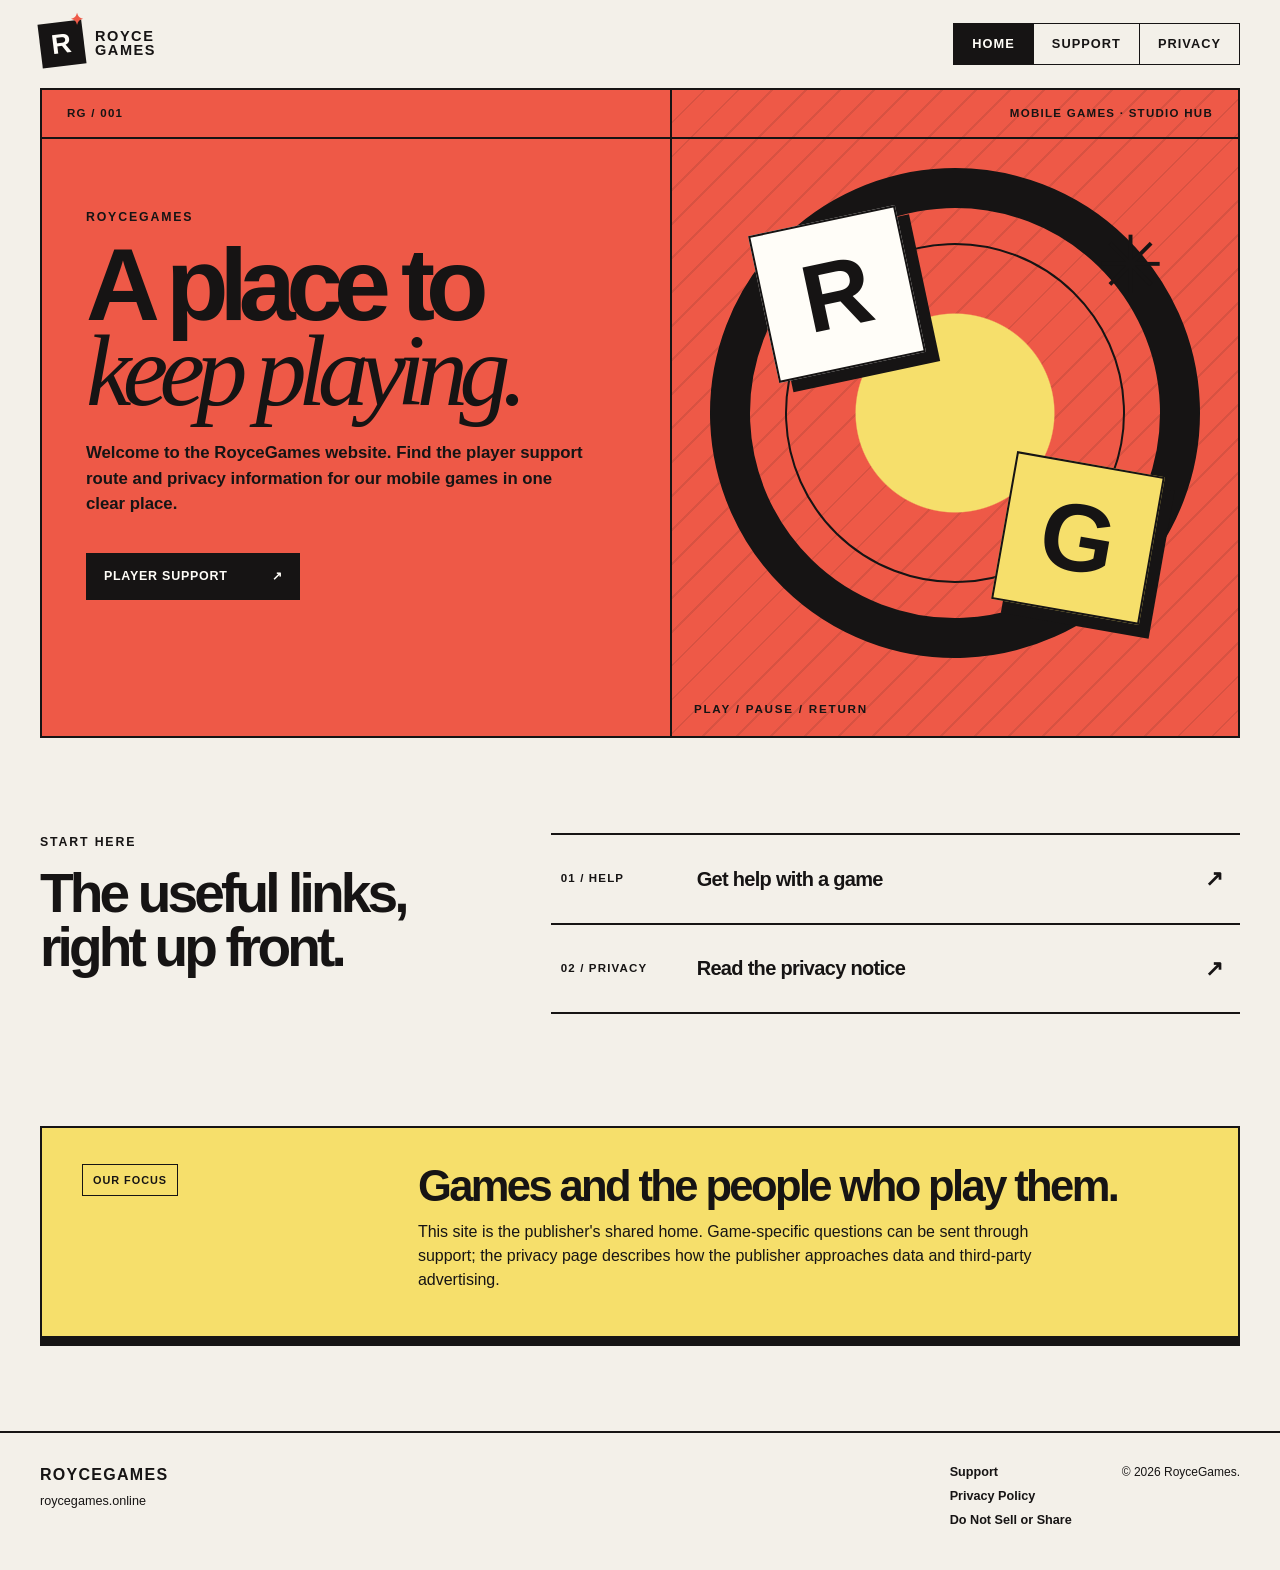
<file: index.html>
<!doctype html>
<html lang="en">
<head>
  <meta charset="utf-8">
  <meta name="viewport" content="width=device-width, initial-scale=1">
  <meta name="theme-color" content="#ee5947">
  <meta name="description" content="RoyceGames: game information, player support, and privacy resources.">
  <link rel="canonical" href="https://roycegames.online/">
  <link rel="icon" href="favicon.svg" type="image/svg+xml">
  <link rel="stylesheet" href="styles.css">
  <title>RoyceGames | Mobile Games</title>
</head>
<body>
  <a class="skip" href="#content">Skip to content</a>
  <header class="masthead">
    <a class="wordmark" href="index.html" aria-label="RoyceGames home"><span class="mark">R<span>✦</span></span><span>ROYCE<br>GAMES</span></a>
    <nav aria-label="Main navigation"><a aria-current="page" href="index.html">Home</a><a href="support.html">Support</a><a href="privacy-policy.html">Privacy</a></nav>
  </header>
  <main id="content">
    <section class="stage" aria-labelledby="stage-title">
      <div class="stage-index"><span>RG / 001</span><span>Mobile games · Studio hub</span></div>
      <div class="stage-copy"><p class="overline">RoyceGames</p><h1 id="stage-title">A place to<br><em>keep playing.</em></h1><p>Welcome to the RoyceGames website. Find the player support route and privacy information for our mobile games in one clear place.</p><a class="solid-link" href="support.html">Player support <span aria-hidden="true">↗</span></a></div>
      <div class="stage-art" aria-hidden="true"><span class="art-ring"></span><span class="art-chip art-chip-a">R</span><span class="art-chip art-chip-b">G</span><span class="art-star">✳</span><span class="art-caption">PLAY / PAUSE / RETURN</span></div>
    </section>
    <section class="routing" aria-labelledby="routing-title"><div><p class="overline">Start here</p><h2 id="routing-title">The useful links,<br>right up front.</h2></div><div class="routing-list"><a href="support.html"><span>01 / HELP</span><strong>Get help with a game</strong><b aria-hidden="true">↗</b></a><a href="privacy-policy.html"><span>02 / PRIVACY</span><strong>Read the privacy notice</strong><b aria-hidden="true">↗</b></a></div></section>
    <section class="game-placeholder" aria-labelledby="game-title"><span class="game-tag">Our focus</span><div><h2 id="game-title">Games and the people who play them.</h2><p>This site is the publisher's shared home. Game-specific questions can be sent through support; the privacy page describes how the publisher approaches data and third-party advertising.</p></div></section>
  </main>
  <footer class="footer"><div><strong>ROYCEGAMES</strong><span>roycegames.online</span></div><div><a href="support.html">Support</a><a href="privacy-policy.html">Privacy Policy</a><a href="privacy-policy.html#california">Do Not Sell or Share</a></div><small>© 2026 RoyceGames.</small></footer>
</body>
</html>
</file>
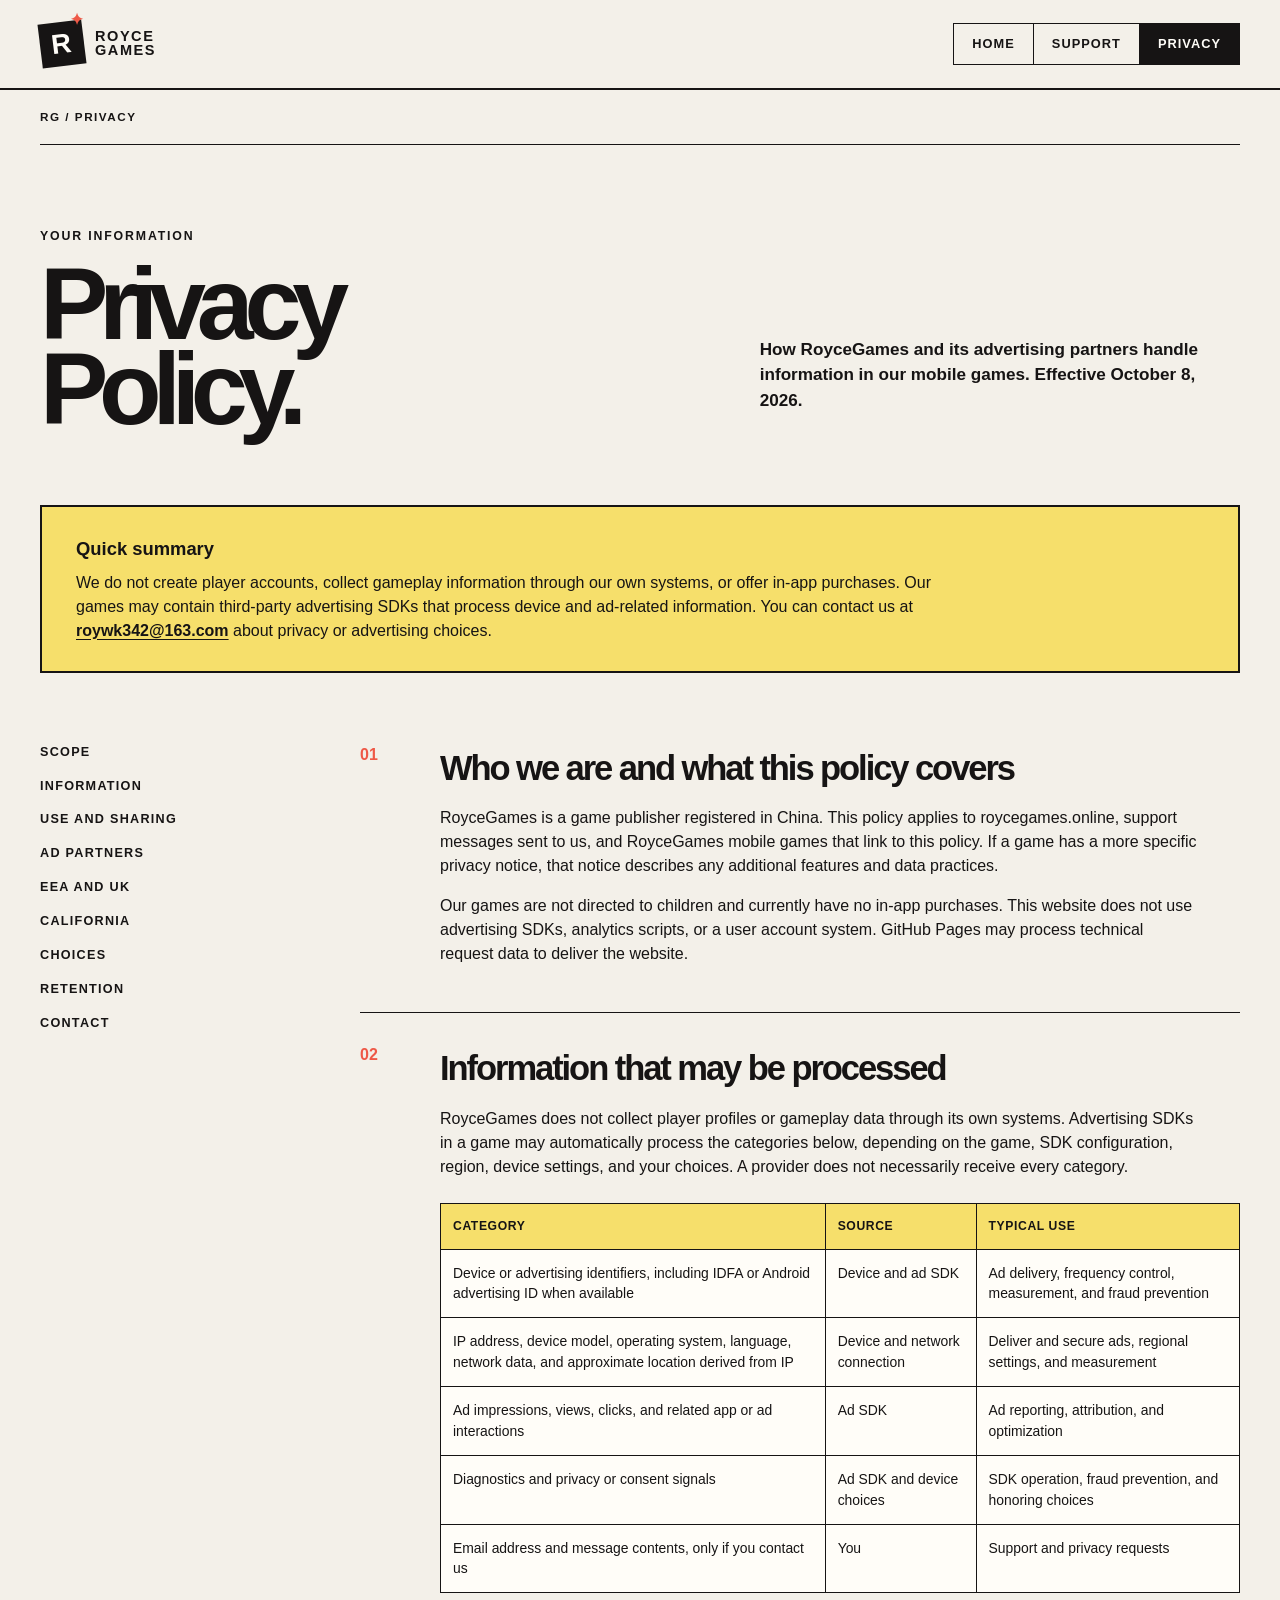
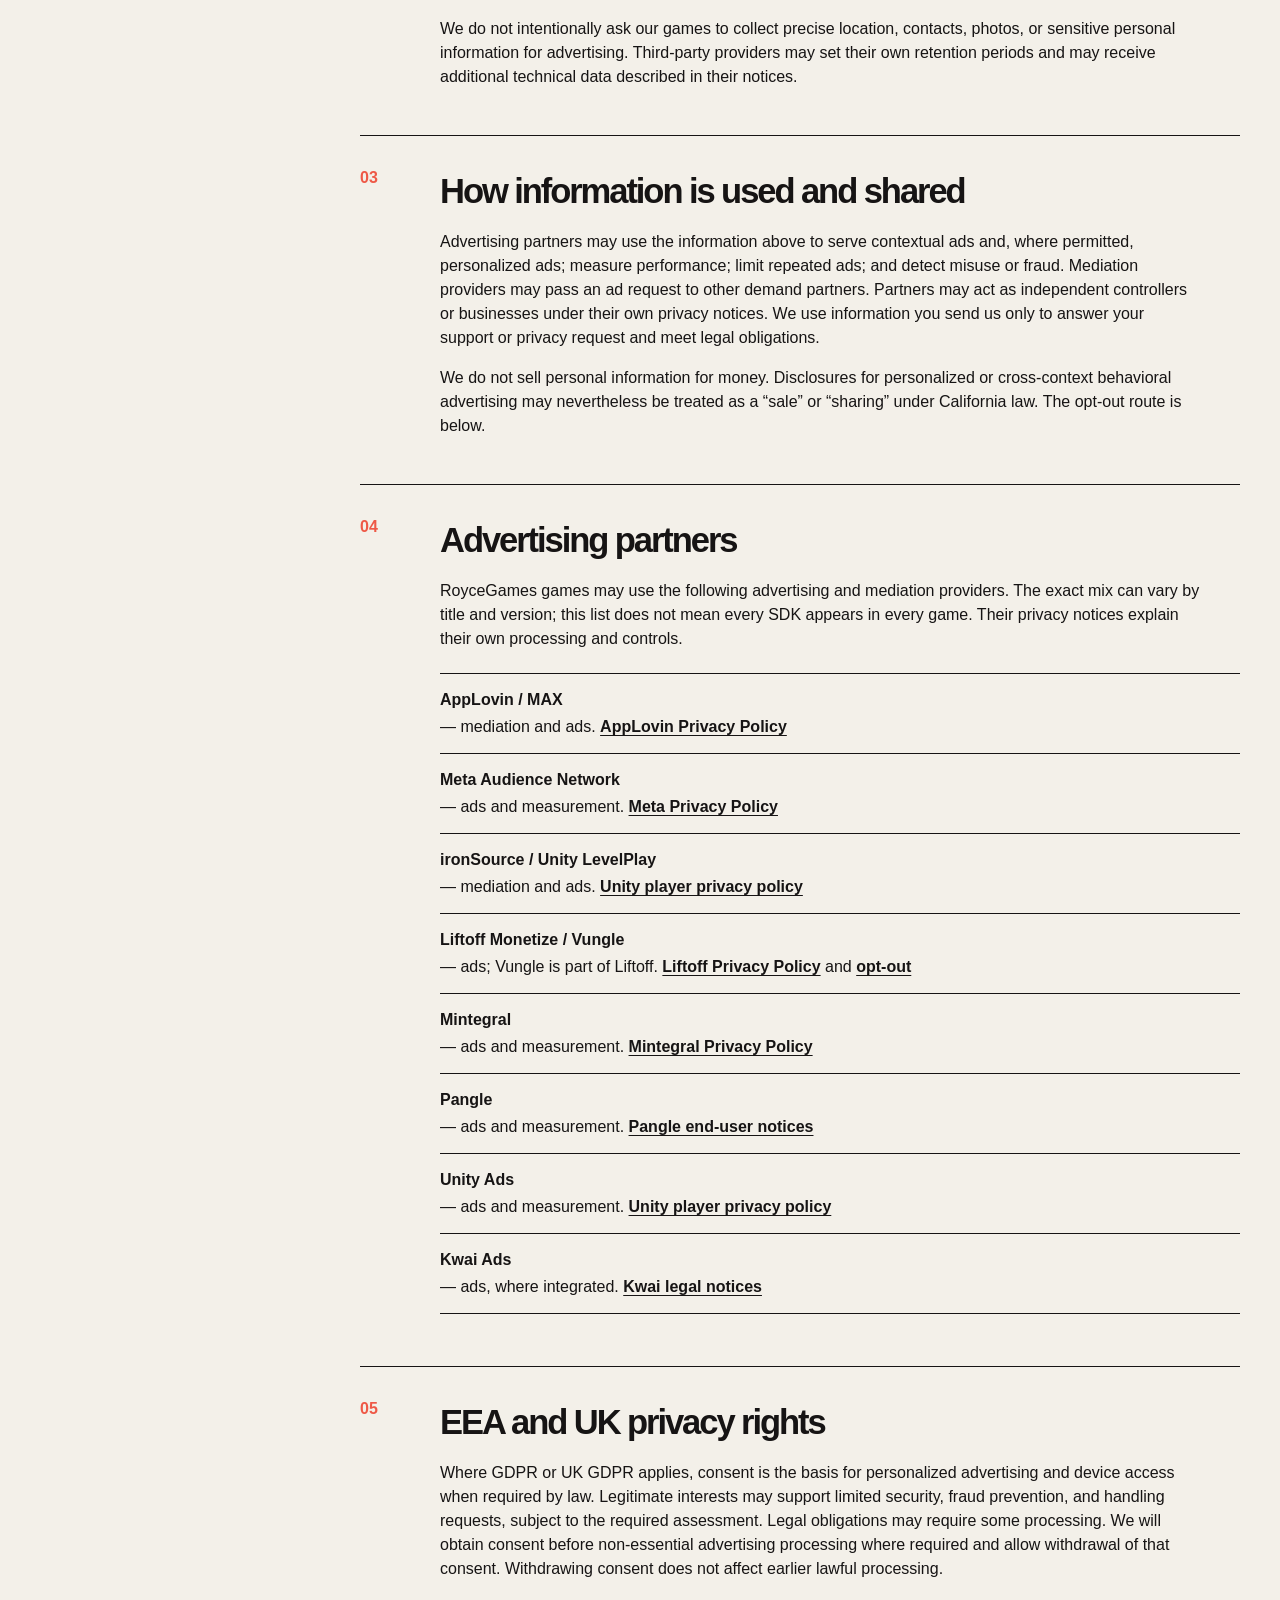
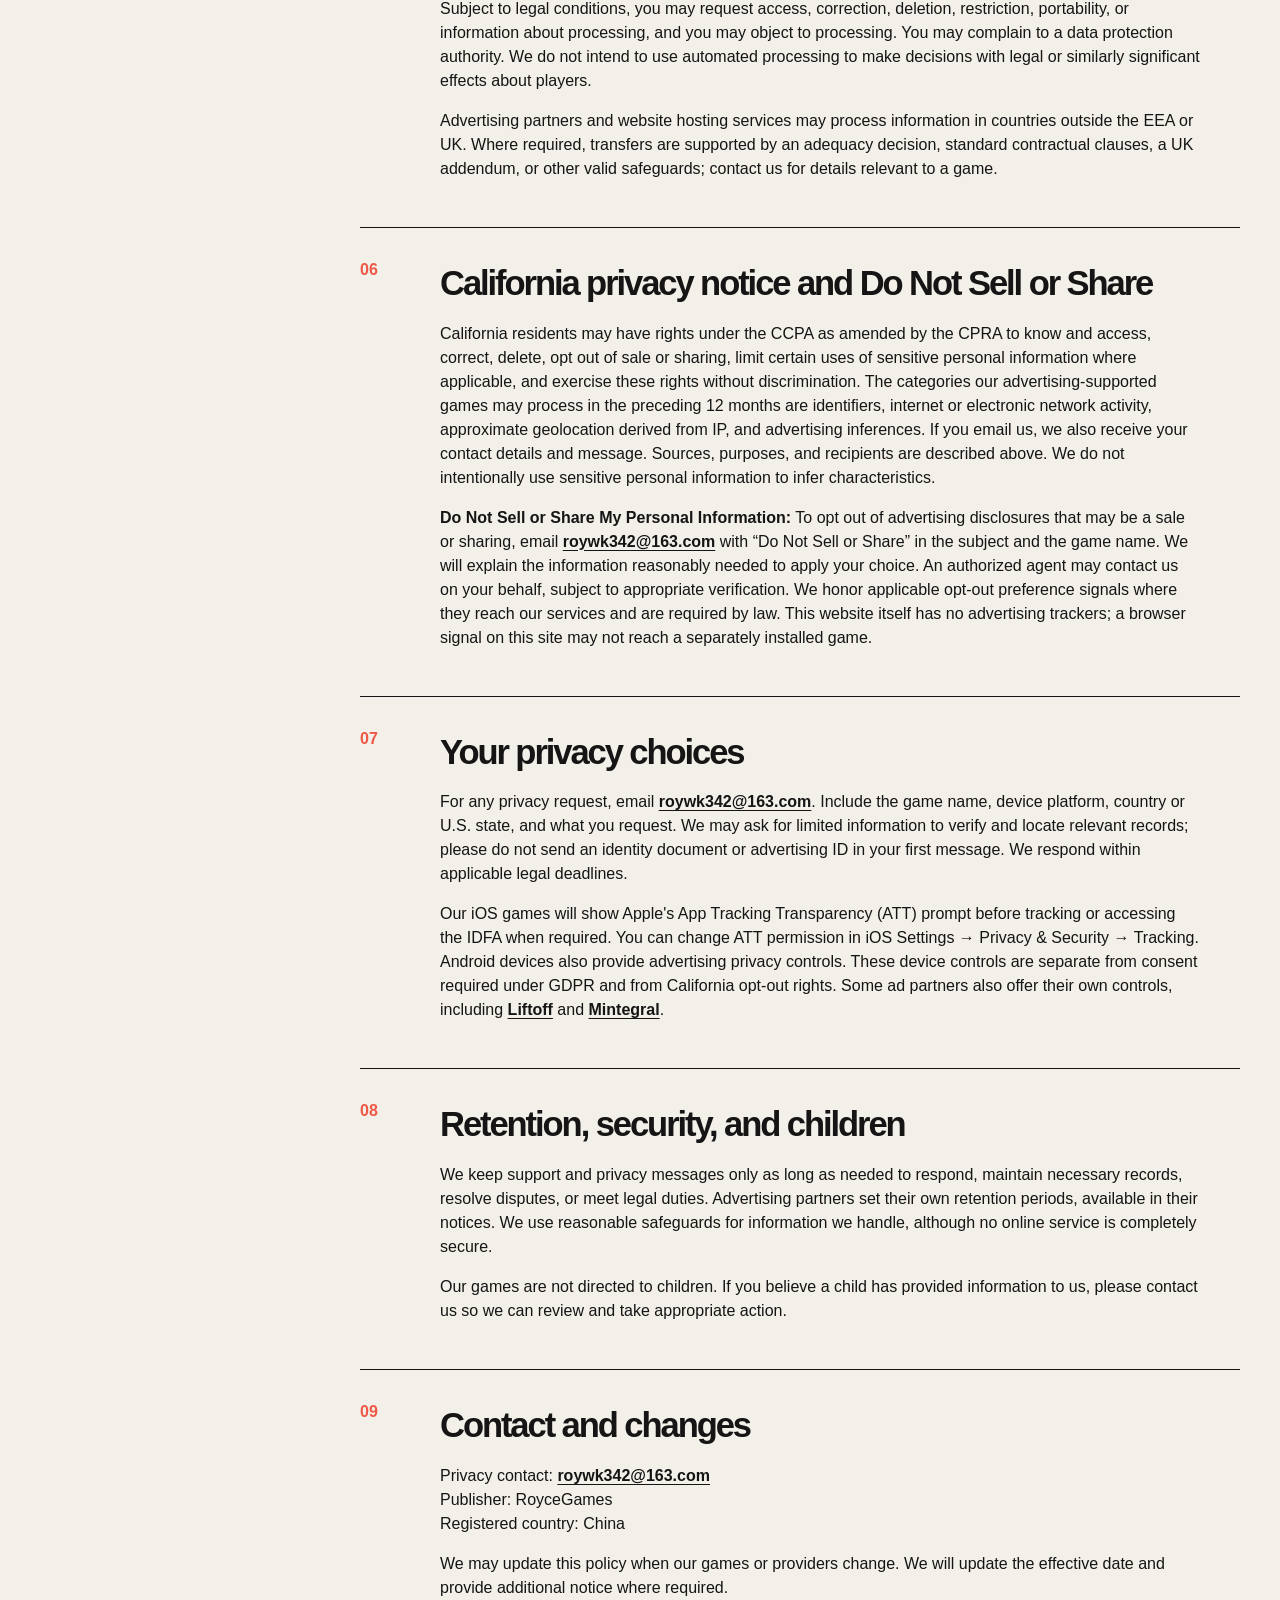
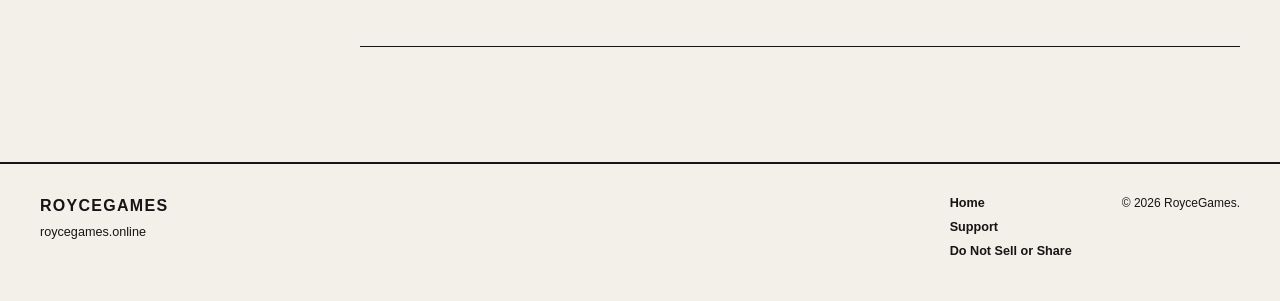
<file: privacy-policy.html>
<!doctype html>
<html lang="en">
<head>
  <meta charset="utf-8">
  <meta name="viewport" content="width=device-width, initial-scale=1">
  <meta name="theme-color" content="#ee5947">
  <meta name="description" content="Privacy policy and privacy choices for RoyceGames mobile games and website.">
  <link rel="canonical" href="https://roycegames.online/privacy-policy.html">
  <link rel="icon" href="favicon.svg" type="image/svg+xml">
  <link rel="stylesheet" href="styles.css">
  <title>Privacy Policy | RoyceGames</title>
</head>
<body>
  <a class="skip" href="#content">Skip to content</a>
  <header class="masthead"><a class="wordmark" href="index.html" aria-label="RoyceGames home"><span class="mark">R<span>✦</span></span><span>ROYCE<br>GAMES</span></a><nav aria-label="Main navigation"><a href="index.html">Home</a><a href="support.html">Support</a><a aria-current="page" href="privacy-policy.html">Privacy</a></nav></header>
  <main id="content" class="inside">
    <div class="page-kicker">RG / PRIVACY</div>
    <div class="page-heading"><p class="overline">Your information</p><h1>Privacy<br>Policy.</h1><p>How RoyceGames and its advertising partners handle information in our mobile games. Effective October 8, 2026.</p></div>
    <div class="policy-note"><strong>Quick summary</strong><p>We do not create player accounts, collect gameplay information through our own systems, or offer in-app purchases. Our games may contain third-party advertising SDKs that process device and ad-related information. You can contact us at <a href="mailto:roywk342@163.com">roywk342@163.com</a> about privacy or advertising choices.</p></div>
    <div class="policy-layout"><aside aria-label="Policy sections"><a href="#scope">Scope</a><a href="#categories">Information</a><a href="#purposes">Use and sharing</a><a href="#partners">Ad partners</a><a href="#gdpr">EEA and UK</a><a href="#california">California</a><a href="#choices">Choices</a><a href="#retention">Retention</a><a href="#contact">Contact</a></aside><div class="policy-copy">
      <section id="scope"><span>01</span><div><h2>Who we are and what this policy covers</h2><p>RoyceGames is a game publisher registered in China. This policy applies to roycegames.online, support messages sent to us, and RoyceGames mobile games that link to this policy. If a game has a more specific privacy notice, that notice describes any additional features and data practices.</p><p>Our games are not directed to children and currently have no in-app purchases. This website does not use advertising SDKs, analytics scripts, or a user account system. GitHub Pages may process technical request data to deliver the website.</p></div></section>
      <section id="categories"><span>02</span><div><h2>Information that may be processed</h2><p>RoyceGames does not collect player profiles or gameplay data through its own systems. Advertising SDKs in a game may automatically process the categories below, depending on the game, SDK configuration, region, device settings, and your choices. A provider does not necessarily receive every category.</p><div class="table-scroll"><table><thead><tr><th>Category</th><th>Source</th><th>Typical use</th></tr></thead><tbody>
        <tr><td>Device or advertising identifiers, including IDFA or Android advertising ID when available</td><td>Device and ad SDK</td><td>Ad delivery, frequency control, measurement, and fraud prevention</td></tr>
        <tr><td>IP address, device model, operating system, language, network data, and approximate location derived from IP</td><td>Device and network connection</td><td>Deliver and secure ads, regional settings, and measurement</td></tr>
        <tr><td>Ad impressions, views, clicks, and related app or ad interactions</td><td>Ad SDK</td><td>Ad reporting, attribution, and optimization</td></tr>
        <tr><td>Diagnostics and privacy or consent signals</td><td>Ad SDK and device choices</td><td>SDK operation, fraud prevention, and honoring choices</td></tr>
        <tr><td>Email address and message contents, only if you contact us</td><td>You</td><td>Support and privacy requests</td></tr>
      </tbody></table></div><p>We do not intentionally ask our games to collect precise location, contacts, photos, or sensitive personal information for advertising. Third-party providers may set their own retention periods and may receive additional technical data described in their notices.</p></div></section>
      <section id="purposes"><span>03</span><div><h2>How information is used and shared</h2><p>Advertising partners may use the information above to serve contextual ads and, where permitted, personalized ads; measure performance; limit repeated ads; and detect misuse or fraud. Mediation providers may pass an ad request to other demand partners. Partners may act as independent controllers or businesses under their own privacy notices. We use information you send us only to answer your support or privacy request and meet legal obligations.</p><p>We do not sell personal information for money. Disclosures for personalized or cross-context behavioral advertising may nevertheless be treated as a “sale” or “sharing” under California law. The opt-out route is below.</p></div></section>
      <section id="partners"><span>04</span><div><h2>Advertising partners</h2><p>RoyceGames games may use the following advertising and mediation providers. The exact mix can vary by title and version; this list does not mean every SDK appears in every game. Their privacy notices explain their own processing and controls.</p><ul class="partner-list">
        <li><strong>AppLovin / MAX</strong> — mediation and ads. <a href="https://legal.applovin.com/privacy/">AppLovin Privacy Policy</a></li>
        <li><strong>Meta Audience Network</strong> — ads and measurement. <a href="https://www.facebook.com/privacy/policy/">Meta Privacy Policy</a></li>
        <li><strong>ironSource / Unity LevelPlay</strong> — mediation and ads. <a href="https://unity.com/legal/game-player-and-app-user-privacy-policy">Unity player privacy policy</a></li>
        <li><strong>Liftoff Monetize / Vungle</strong> — ads; Vungle is part of Liftoff. <a href="https://liftoff.ai/privacy-policy/">Liftoff Privacy Policy</a> and <a href="https://liftoff.ai/opt-out/">opt-out</a></li>
        <li><strong>Mintegral</strong> — ads and measurement. <a href="https://www.mintegral.com/en/privacy">Mintegral Privacy Policy</a></li>
        <li><strong>Pangle</strong> — ads and measurement. <a href="https://www.pangleglobal.com/privacy/enduser">Pangle end-user notices</a></li>
        <li><strong>Unity Ads</strong> — ads and measurement. <a href="https://unity.com/legal/game-player-and-app-user-privacy-policy">Unity player privacy policy</a></li>
        <li><strong>Kwai Ads</strong> — ads, where integrated. <a href="https://www.kwai.com/legal">Kwai legal notices</a></li>
      </ul></div></section>
      <section id="gdpr"><span>05</span><div><h2>EEA and UK privacy rights</h2><p>Where GDPR or UK GDPR applies, consent is the basis for personalized advertising and device access when required by law. Legitimate interests may support limited security, fraud prevention, and handling requests, subject to the required assessment. Legal obligations may require some processing. We will obtain consent before non-essential advertising processing where required and allow withdrawal of that consent. Withdrawing consent does not affect earlier lawful processing.</p><p>Subject to legal conditions, you may request access, correction, deletion, restriction, portability, or information about processing, and you may object to processing. You may complain to a data protection authority. We do not intend to use automated processing to make decisions with legal or similarly significant effects about players.</p><p>Advertising partners and website hosting services may process information in countries outside the EEA or UK. Where required, transfers are supported by an adequacy decision, standard contractual clauses, a UK addendum, or other valid safeguards; contact us for details relevant to a game.</p></div></section>
      <section id="california"><span>06</span><div><h2>California privacy notice and Do Not Sell or Share</h2><p>California residents may have rights under the CCPA as amended by the CPRA to know and access, correct, delete, opt out of sale or sharing, limit certain uses of sensitive personal information where applicable, and exercise these rights without discrimination. The categories our advertising-supported games may process in the preceding 12 months are identifiers, internet or electronic network activity, approximate geolocation derived from IP, and advertising inferences. If you email us, we also receive your contact details and message. Sources, purposes, and recipients are described above. We do not intentionally use sensitive personal information to infer characteristics.</p><p><strong>Do Not Sell or Share My Personal Information:</strong> To opt out of advertising disclosures that may be a sale or sharing, email <a href="mailto:roywk342@163.com?subject=Do%20Not%20Sell%20or%20Share">roywk342@163.com</a> with “Do Not Sell or Share” in the subject and the game name. We will explain the information reasonably needed to apply your choice. An authorized agent may contact us on your behalf, subject to appropriate verification. We honor applicable opt-out preference signals where they reach our services and are required by law. This website itself has no advertising trackers; a browser signal on this site may not reach a separately installed game.</p></div></section>
      <section id="choices"><span>07</span><div><h2>Your privacy choices</h2><p>For any privacy request, email <a href="mailto:roywk342@163.com?subject=Privacy%20Request">roywk342@163.com</a>. Include the game name, device platform, country or U.S. state, and what you request. We may ask for limited information to verify and locate relevant records; please do not send an identity document or advertising ID in your first message. We respond within applicable legal deadlines.</p><p>Our iOS games will show Apple's App Tracking Transparency (ATT) prompt before tracking or accessing the IDFA when required. You can change ATT permission in iOS Settings → Privacy &amp; Security → Tracking. Android devices also provide advertising privacy controls. These device controls are separate from consent required under GDPR and from California opt-out rights. Some ad partners also offer their own controls, including <a href="https://liftoff.ai/opt-out/">Liftoff</a> and <a href="https://www.mintegral.com/en/opt-out">Mintegral</a>.</p></div></section>
      <section id="retention"><span>08</span><div><h2>Retention, security, and children</h2><p>We keep support and privacy messages only as long as needed to respond, maintain necessary records, resolve disputes, or meet legal duties. Advertising partners set their own retention periods, available in their notices. We use reasonable safeguards for information we handle, although no online service is completely secure.</p><p>Our games are not directed to children. If you believe a child has provided information to us, please contact us so we can review and take appropriate action.</p></div></section>
      <section id="contact"><span>09</span><div><h2>Contact and changes</h2><p>Privacy contact: <a href="mailto:roywk342@163.com">roywk342@163.com</a><br>Publisher: RoyceGames<br>Registered country: China</p><p>We may update this policy when our games or providers change. We will update the effective date and provide additional notice where required.</p></div></section>
    </div></div>
  </main>
  <footer class="footer"><div><strong>ROYCEGAMES</strong><span>roycegames.online</span></div><div><a href="index.html">Home</a><a href="support.html">Support</a><a href="#california">Do Not Sell or Share</a></div><small>© 2026 RoyceGames.</small></footer>
</body>
</html>
</file>
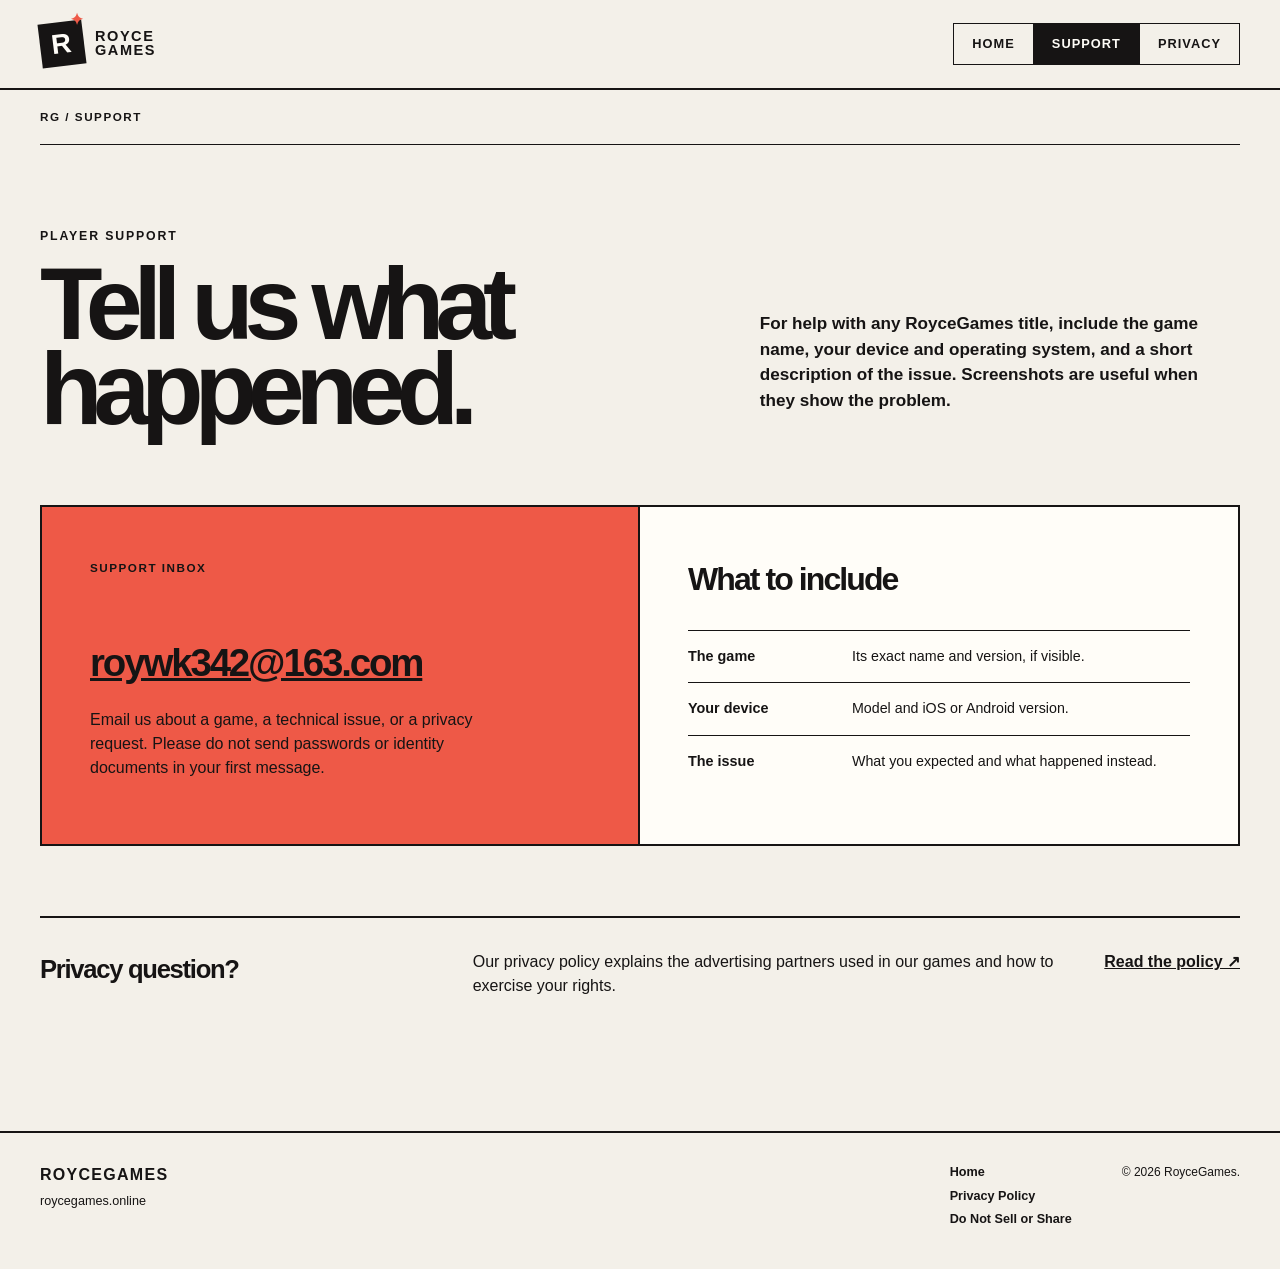
<file: support.html>
<!doctype html>
<html lang="en">
<head>
  <meta charset="utf-8"><meta name="viewport" content="width=device-width, initial-scale=1"><meta name="theme-color" content="#ee5947">
  <meta name="description" content="RoyceGames player support and contact information.">
  <link rel="canonical" href="https://roycegames.online/support.html"><link rel="icon" href="favicon.svg" type="image/svg+xml"><link rel="stylesheet" href="styles.css"><title>Support | RoyceGames</title>
</head>
<body>
  <a class="skip" href="#content">Skip to content</a>
  <header class="masthead"><a class="wordmark" href="index.html" aria-label="RoyceGames home"><span class="mark">R<span>✦</span></span><span>ROYCE<br>GAMES</span></a><nav aria-label="Main navigation"><a href="index.html">Home</a><a aria-current="page" href="support.html">Support</a><a href="privacy-policy.html">Privacy</a></nav></header>
  <main id="content" class="inside"><div class="page-kicker">RG / SUPPORT</div><div class="page-heading"><p class="overline">Player support</p><h1>Tell us what<br>happened.</h1><p>For help with any RoyceGames title, include the game name, your device and operating system, and a short description of the issue. Screenshots are useful when they show the problem.</p></div>
    <div class="support-grid"><section class="contact-block"><span class="label">Support inbox</span><h2><a href="mailto:roywk342@163.com">roywk342@163.com</a></h2><p>Email us about a game, a technical issue, or a privacy request. Please do not send passwords or identity documents in your first message.</p></section><section class="steps-block"><h2>What to include</h2><ol><li><strong>The game</strong><span>Its exact name and version, if visible.</span></li><li><strong>Your device</strong><span>Model and iOS or Android version.</span></li><li><strong>The issue</strong><span>What you expected and what happened instead.</span></li></ol></section></div>
    <section class="quiet-panel"><h2>Privacy question?</h2><p>Our privacy policy explains the advertising partners used in our games and how to exercise your rights.</p><a href="privacy-policy.html">Read the policy ↗</a></section>
  </main><footer class="footer"><div><strong>ROYCEGAMES</strong><span>roycegames.online</span></div><div><a href="index.html">Home</a><a href="privacy-policy.html">Privacy Policy</a><a href="privacy-policy.html#california">Do Not Sell or Share</a></div><small>© 2026 RoyceGames.</small></footer>
</body>
</html>
</file>
<file: styles.css>
:root{--coral:#ee5947;--lemon:#f6df6b;--canvas:#f3f0e9;--black:#161414;--chalk:#fffdf8;--soft:#e6e0d6;--width:1320px}
*{box-sizing:border-box}
html{scroll-behavior:smooth}
body{margin:0;background:var(--canvas);color:var(--black);font-family:Arial,Helvetica,sans-serif;line-height:1.5}
a{color:inherit}
.skip{position:absolute;left:-9999px;top:12px;padding:10px;background:#fff;z-index:30}.skip:focus{left:12px}
.masthead{max-width:var(--width);margin:auto;padding:22px 40px;display:flex;justify-content:space-between;align-items:center;gap:24px}
.wordmark{display:flex;align-items:center;gap:11px;text-decoration:none;font-size:.91rem;font-weight:900;letter-spacing:.105em;line-height:.95}
.mark{position:relative;width:44px;height:44px;background:var(--black);color:var(--chalk);display:grid;place-items:center;font-size:1.72rem;letter-spacing:-.12em;padding-right:5px;transform:rotate(-7deg)}
.mark span{position:absolute;right:1px;top:-8px;color:var(--coral);font-size:1rem;transform:rotate(7deg)}
.masthead nav{display:flex;gap:0;border:1px solid var(--black)}
.masthead nav a{padding:10px 18px;text-decoration:none;font-size:.8rem;font-weight:800;text-transform:uppercase;letter-spacing:.08em;border-right:1px solid var(--black)}
.masthead nav a:last-child{border-right:0}.masthead nav a:hover,.masthead nav a[aria-current=page]{background:var(--black);color:var(--chalk)}
main{max-width:var(--width);margin:auto;padding:0 40px}
.stage{position:relative;min-height:650px;display:grid;grid-template-columns:1.05fr .95fr;background:var(--coral);border:2px solid var(--black);overflow:hidden}
.stage-index{position:absolute;top:0;left:0;right:0;display:flex;justify-content:space-between;padding:15px 25px;border-bottom:2px solid var(--black);font-size:.72rem;font-weight:800;letter-spacing:.11em;text-transform:uppercase;z-index:2}
.stage-copy{position:relative;z-index:1;padding:118px 30px 70px 7%;display:flex;flex-direction:column;align-items:flex-start}
.overline{margin:0 0 16px;font-size:.77rem;font-weight:900;letter-spacing:.15em;text-transform:uppercase}
h1,h2,h3,p{margin-top:0}.stage h1,.page-heading h1{margin:0 0 27px;font-size:clamp(4rem,8vw,8.1rem);line-height:.83;letter-spacing:-.09em;font-weight:900}
.stage h1 em{font-family:Georgia,serif;font-weight:400;letter-spacing:-.085em}.stage-copy>p:not(.overline){max-width:500px;font-size:1.05rem;font-weight:600}
.solid-link{display:inline-flex;align-items:center;gap:44px;background:var(--black);color:var(--chalk);padding:14px 18px;margin-top:20px;text-decoration:none;font-weight:800;text-transform:uppercase;letter-spacing:.06em;font-size:.78rem}.solid-link:hover{background:var(--chalk);color:var(--black)}
.stage-art{position:relative;min-height:560px;border-left:2px solid var(--black);overflow:hidden;background:radial-gradient(circle at 50% 50%,#f6df6b 0 23%,transparent 23.3%),repeating-linear-gradient(135deg,transparent 0 22px,rgba(22,20,20,.1) 22px 24px)}
.art-ring{position:absolute;width:490px;height:490px;top:50%;left:50%;border:40px solid var(--black);border-radius:50%;transform:translate(-50%,-50%) rotate(-24deg)}
.art-ring:after{content:"";position:absolute;inset:35px;border:2px solid var(--black);border-radius:50%}.art-chip{position:absolute;display:grid;place-items:center;width:150px;height:150px;background:var(--chalk);border:2px solid var(--black);box-shadow:12px 12px 0 var(--black);font-size:6rem;font-weight:900;line-height:1}
.art-chip-a{top:20%;left:16%;transform:rotate(-12deg)}.art-chip-b{bottom:19%;right:15%;background:var(--lemon);transform:rotate(10deg)}.art-star{position:absolute;right:13%;top:18%;font-size:5rem}.art-caption{position:absolute;left:22px;bottom:18px;font-size:.73rem;font-weight:900;letter-spacing:.15em}
.routing{display:grid;grid-template-columns:.78fr 1.22fr;gap:70px;padding:95px 0 105px}.routing h2{font-size:clamp(2.5rem,4.3vw,4.6rem);line-height:.98;letter-spacing:-.07em}.routing-list{border-top:2px solid var(--black)}.routing-list a{display:grid;grid-template-columns:120px 1fr 25px;align-items:center;gap:16px;padding:27px 10px;text-decoration:none;border-bottom:2px solid var(--black)}.routing-list a:hover{background:var(--lemon)}.routing-list span{font-size:.72rem;font-weight:900;letter-spacing:.1em}.routing-list strong{font-size:1.25rem;letter-spacing:-.035em}.routing-list b{font-size:1.4rem}
.game-placeholder{display:grid;grid-template-columns:.55fr 1.45fr;gap:40px;padding:36px 40px 44px;background:var(--lemon);border:2px solid var(--black);border-bottom-width:10px}.game-tag{width:max-content;height:max-content;padding:7px 10px;border:1px solid var(--black);text-transform:uppercase;font-size:.68rem;font-weight:900;letter-spacing:.09em}.game-placeholder h2{font-size:clamp(2rem,3.4vw,3.4rem);letter-spacing:-.06em;line-height:1.05;margin-bottom:10px}.game-placeholder p{max-width:660px;margin:0}
.footer{max-width:var(--width);margin:85px auto 0;padding:30px 40px 40px;border-top:2px solid var(--black);display:grid;grid-template-columns:1fr auto auto;gap:50px;align-items:start;font-size:.79rem}.footer div{display:flex;flex-direction:column;gap:5px}.footer strong{font-size:1rem;font-weight:900;letter-spacing:.08em}.footer a{text-decoration:none;font-weight:700}.footer a:hover{text-decoration:underline}.footer small{font-size:.75rem}
.inside{border-top:2px solid var(--black)}.page-kicker{padding:18px 0;border-bottom:1px solid var(--black);font-size:.73rem;font-weight:900;letter-spacing:.13em}.page-heading{display:grid;grid-template-columns:1.15fr .85fr;column-gap:70px;padding:82px 0 74px}.page-heading .overline{grid-column:1/-1}.page-heading h1{font-size:clamp(4.5rem,8vw,8rem);margin-bottom:0}.page-heading>p:last-child{max-width:460px;align-self:end;font-size:1.07rem;font-weight:600}
.support-grid{display:grid;grid-template-columns:1fr 1fr;border:2px solid var(--black)}.contact-block,.steps-block{padding:48px}.contact-block{background:var(--coral);border-right:2px solid var(--black)}.contact-block .label{font-size:.73rem;text-transform:uppercase;letter-spacing:.13em;font-weight:900}.contact-block h2{font-size:clamp(1.5rem,3vw,2.6rem);overflow-wrap:anywhere;margin:55px 0 16px;letter-spacing:-.055em}.contact-block p{max-width:410px}.steps-block{background:var(--chalk)}.steps-block h2{font-size:2rem;letter-spacing:-.06em}.steps-block ol{margin:0;padding:0;list-style:none}.steps-block li{display:grid;grid-template-columns:150px 1fr;gap:14px;border-top:1px solid var(--black);padding:15px 0}.steps-block li strong{font-size:.9rem}.steps-block li span{font-size:.89rem}.quiet-panel{margin-top:70px;padding:32px 0;border-top:2px solid var(--black);display:grid;grid-template-columns:1fr 1.5fr auto;gap:35px;align-items:start}.quiet-panel h2{font-size:1.6rem;letter-spacing:-.05em}.quiet-panel a{font-weight:800;white-space:nowrap}
.policy-note{padding:28px 34px;background:var(--lemon);border:2px solid var(--black)}.policy-note strong{font-size:1.15rem}.policy-note p{margin:8px 0 0;max-width:900px}.policy-layout{display:grid;grid-template-columns:240px 1fr;gap:80px;padding-top:70px}.policy-layout aside{display:flex;flex-direction:column;align-items:flex-start;gap:15px;position:sticky;top:20px;height:max-content;font-size:.79rem;text-transform:uppercase;letter-spacing:.1em;font-weight:900}.policy-layout aside a{text-decoration:none}.policy-layout aside a:hover{text-decoration:underline}.policy-copy section{display:grid;grid-template-columns:65px 1fr;column-gap:15px;padding:0 0 30px;margin-bottom:30px;border-bottom:1px solid var(--black);scroll-margin-top:30px}.policy-copy section>span{grid-row:1/3;font-weight:900;color:var(--coral)}.policy-copy h2{font-size:clamp(1.5rem,2.7vw,2.4rem);letter-spacing:-.06em;margin-bottom:12px}.policy-copy p{max-width:700px}
@media(max-width:950px){.stage{grid-template-columns:1fr}.stage-copy{padding:105px 35px 60px}.stage-art{min-height:330px;border-left:0;border-top:2px solid var(--black)}.art-ring{width:360px;height:360px;border-width:28px}.art-chip{width:100px;height:100px;font-size:4rem}.routing{gap:25px}.footer{grid-template-columns:1fr auto}.footer small{grid-column:1/-1}.page-heading{gap:25px}.policy-layout{gap:30px;grid-template-columns:160px 1fr}}
@media(max-width:650px){.masthead{padding:18px}.masthead nav a{padding:9px 10px;font-size:.66rem}.wordmark{font-size:.75rem}.mark{width:36px;height:36px;font-size:1.4rem}main{padding:0 18px}.stage-index{padding:12px 17px}.stage-index span:last-child{display:none}.stage-copy{padding:87px 22px 45px}.stage h1{font-size:clamp(3.65rem,14vw,6rem)}.stage-art{min-height:300px}.routing{grid-template-columns:1fr;padding:65px 0}.routing-list a{grid-template-columns:75px 1fr 20px;padding:20px 4px}.routing-list strong{font-size:1rem}.game-placeholder{grid-template-columns:1fr;padding:25px;gap:25px}.footer{margin-top:65px;padding:25px 18px;grid-template-columns:1fr 1fr;gap:25px}.footer small{grid-column:1/-1}.page-heading{grid-template-columns:1fr;padding:55px 0}.page-heading .overline{grid-column:1}.page-heading h1{font-size:clamp(3.8rem,14vw,5.5rem)}.page-heading>p:last-child{margin-top:10px}.support-grid{grid-template-columns:1fr}.contact-block,.steps-block{padding:30px}.contact-block{border-right:0;border-bottom:2px solid var(--black)}.contact-block h2{margin:30px 0 12px}.steps-block li{grid-template-columns:1fr;gap:2px}.quiet-panel{grid-template-columns:1fr;gap:6px}.policy-layout{grid-template-columns:1fr;padding-top:45px}.policy-layout aside{position:static;flex-direction:row;flex-wrap:wrap;gap:10px 16px}.policy-copy section{grid-template-columns:36px 1fr}.policy-note{padding:23px}}
@media(prefers-reduced-motion:reduce){html{scroll-behavior:auto}}
.policy-copy section>div{min-width:0}.policy-copy section>div p{max-width:760px}.policy-copy section>div p+p{margin-top:14px}
.policy-copy a,.policy-note a{font-weight:800;text-underline-offset:3px}.policy-copy a:hover,.policy-note a:hover{color:#a52d1f}
.table-scroll{overflow-x:auto;margin:24px 0}.table-scroll table{border-collapse:collapse;width:100%;min-width:640px;font-size:.87rem}.table-scroll th,.table-scroll td{text-align:left;vertical-align:top;padding:13px 12px;border:1px solid var(--black)}.table-scroll th{background:var(--lemon);font-size:.76rem;text-transform:uppercase;letter-spacing:.05em}.table-scroll td{background:var(--chalk)}
.partner-list{margin:22px 0;padding:0;list-style:none;border-top:1px solid var(--black)}.partner-list li{padding:14px 0;border-bottom:1px solid var(--black)}.partner-list strong{display:block;margin-bottom:3px}
</file>
